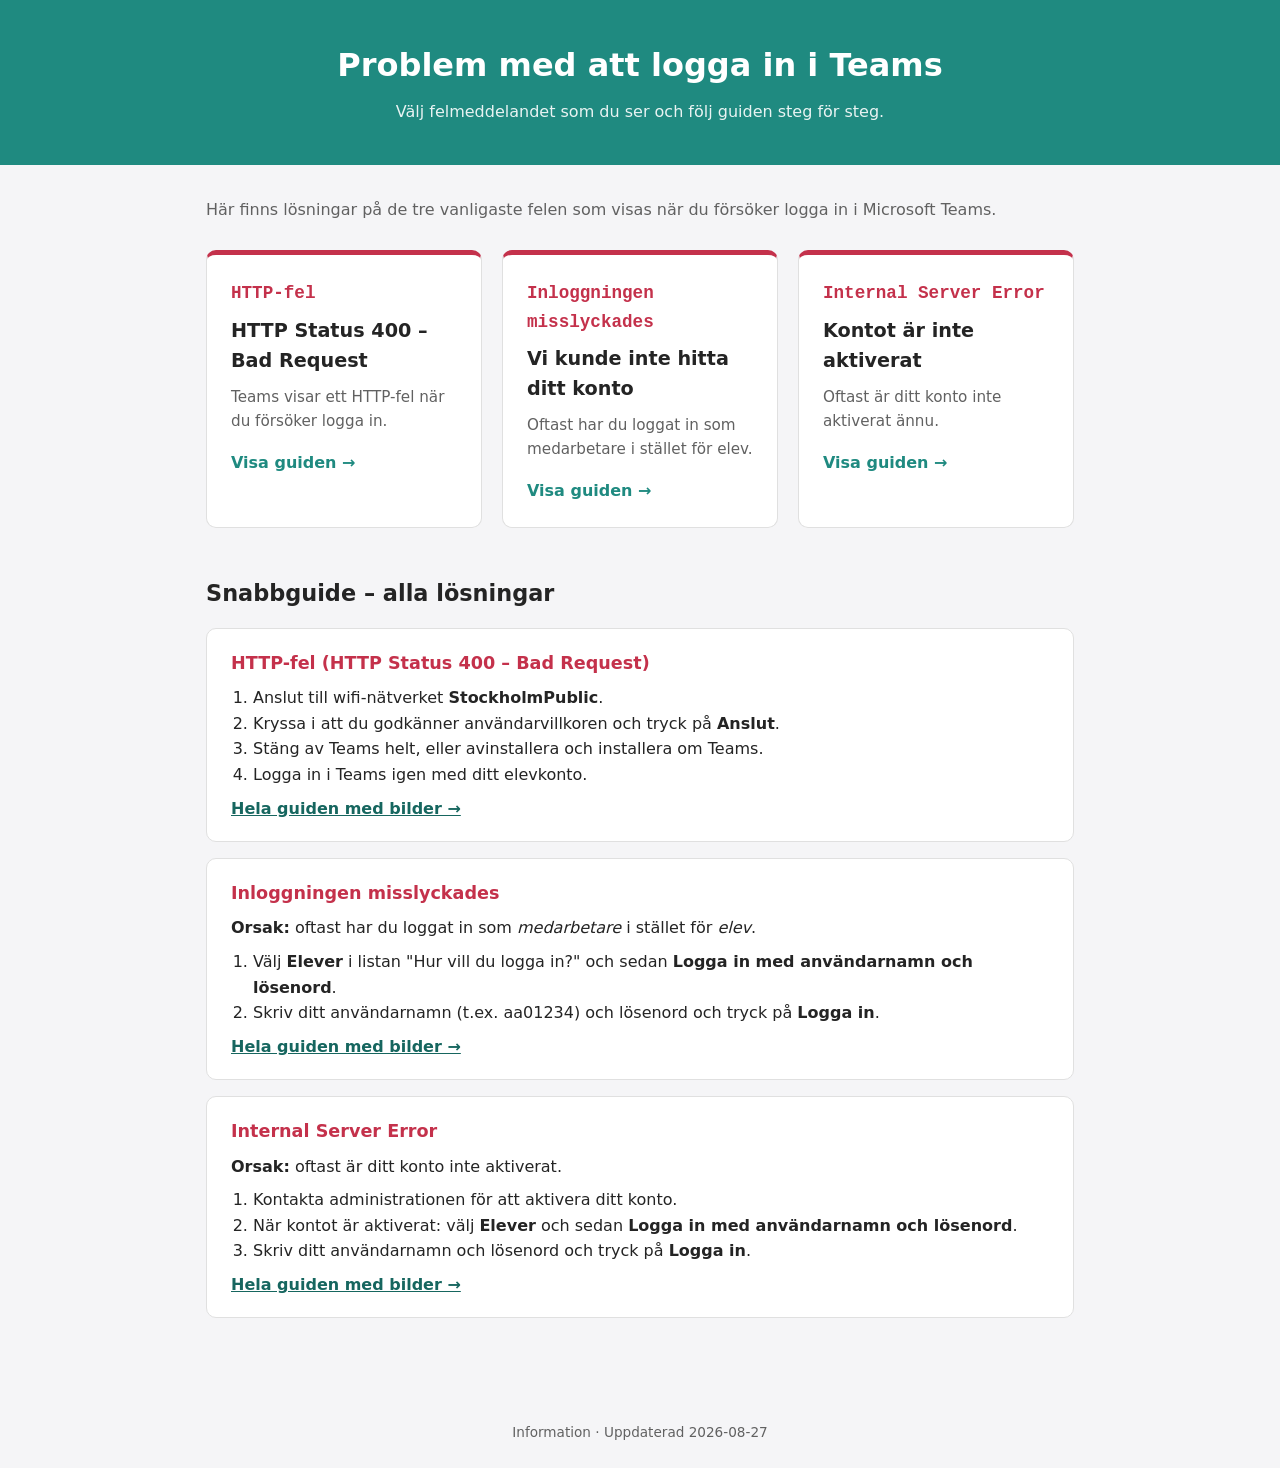
<file: index.html>
<!DOCTYPE html>
<html lang="sv">
<head>
  <meta charset="UTF-8">
  <meta name="viewport" content="width=device-width, initial-scale=1.0">
  <title>Hjälp med inloggning i Teams – vanliga fel och lösningar</title>
  <meta name="description" content="Guider för elever som inte kan logga in i Microsoft Teams. Lösningar på HTTP-fel (HTTP Status 400 Bad Request), Inloggningen misslyckades och Internal Server Error.">
  <link rel="stylesheet" href="style.css">
  <script type="application/ld+json">
  {
    "@context": "https://schema.org",
    "@type": "FAQPage",
    "mainEntity": [
      {
        "@type": "Question",
        "name": "Jag får HTTP-fel (HTTP Status 400 – Bad Request) när jag loggar in i Teams. Vad gör jag?",
        "acceptedAnswer": { "@type": "Answer", "text": "1. Anslut till wifi-nätverket StockholmPublic. 2. Kryssa i att du godkänner användarvillkoren och tryck på Anslut. 3. Stäng av Teams helt eller avinstallera och installera om Teams. 4. Logga in i Teams igen med ditt elevkonto (till exempel exempel@elevmail.stockholm.se)." }
      },
      {
        "@type": "Question",
        "name": "Det står Inloggningen misslyckades när jag loggar in i Teams. Vad gör jag?",
        "acceptedAnswer": { "@type": "Answer", "text": "Felet beror oftast på att du har loggat in som medarbetare i stället för elev. 1. På sidan Hur vill du logga in? väljer du Elever i listan och sedan Logga in med användarnamn och lösenord. 2. Skriv ditt användarnamn (till exempel aa01234) och ditt lösenord och tryck på Logga in." }
      },
      {
        "@type": "Question",
        "name": "Det står Internal Server Error när jag loggar in i Teams. Vad gör jag?",
        "acceptedAnswer": { "@type": "Answer", "text": "Felet beror oftast på att ditt konto inte är aktiverat. Kontakta administrationen för att aktivera ditt konto. När kontot är aktiverat: 1. Välj Elever och sedan Logga in med användarnamn och lösenord. 2. Skriv ditt användarnamn och lösenord och tryck på Logga in." }
      }
    ]
  }
  </script>
</head>
<body>

  <header>
    <h1>Problem med att logga in i Teams</h1>
    <p>Välj felmeddelandet som du ser och följ guiden steg för steg.</p>
  </header>

  <main>
    <p class="intro">
      Här finns lösningar på de tre vanligaste felen som visas när du försöker logga in i Microsoft Teams.
    </p>

    <div class="tarjetas">

      <a class="tarjeta" href="http-fel.html">
        <span class="error">HTTP-fel</span>
        <h2>HTTP Status 400 – Bad Request</h2>
        <p>Teams visar ett HTTP-fel när du försöker logga in.</p>
        <span class="ir">Visa guiden →</span>
      </a>

      <a class="tarjeta" href="inloggning.html">
        <span class="error">Inloggningen misslyckades</span>
        <h2>Vi kunde inte hitta ditt konto</h2>
        <p>Oftast har du loggat in som medarbetare i stället för elev.</p>
        <span class="ir">Visa guiden →</span>
      </a>

      <a class="tarjeta" href="internal-server-error.html">
        <span class="error">Internal Server Error</span>
        <h2>Kontot är inte aktiverat</h2>
        <p>Oftast är ditt konto inte aktiverat ännu.</p>
        <span class="ir">Visa guiden →</span>
      </a>

    </div>

    <!-- Snabbguide: hela lösningen i text, så att Copilot-agenten hittar svaret direkt -->
    <section class="snabbguide">
      <h2>Snabbguide – alla lösningar</h2>

      <article>
        <h3>HTTP-fel (HTTP Status 400 – Bad Request)</h3>
        <ol>
          <li>Anslut till wifi-nätverket <strong>StockholmPublic</strong>.</li>
          <li>Kryssa i att du godkänner användarvillkoren och tryck på <strong>Anslut</strong>.</li>
          <li>Stäng av Teams helt, eller avinstallera och installera om Teams.</li>
          <li>Logga in i Teams igen med ditt elevkonto.</li>
        </ol>
        <p><a href="http-fel.html">Hela guiden med bilder →</a></p>
      </article>

      <article>
        <h3>Inloggningen misslyckades</h3>
        <p><strong>Orsak:</strong> oftast har du loggat in som <em>medarbetare</em> i stället för <em>elev</em>.</p>
        <ol>
          <li>Välj <strong>Elever</strong> i listan "Hur vill du logga in?" och sedan <strong>Logga in med användarnamn och lösenord</strong>.</li>
          <li>Skriv ditt användarnamn (t.ex. aa01234) och lösenord och tryck på <strong>Logga in</strong>.</li>
        </ol>
        <p><a href="inloggning.html">Hela guiden med bilder →</a></p>
      </article>

      <article>
        <h3>Internal Server Error</h3>
        <p><strong>Orsak:</strong> oftast är ditt konto inte aktiverat.</p>
        <ol>
          <li>Kontakta administrationen för att aktivera ditt konto.</li>
          <li>När kontot är aktiverat: välj <strong>Elever</strong> och sedan <strong>Logga in med användarnamn och lösenord</strong>.</li>
          <li>Skriv ditt användarnamn och lösenord och tryck på <strong>Logga in</strong>.</li>
        </ol>
        <p><a href="internal-server-error.html">Hela guiden med bilder →</a></p>
      </article>
    </section>
  </main>

  <footer>Information · Uppdaterad 2026-08-27</footer>

</body>
</html>
</file>
<file: style.css>
:root {
  --morado: #1f8a80;
  --morado-oscuro: #16665f;
  --fondo: #f5f5f7;
  --tarjeta: #ffffff;
  --texto: #242424;
  --texto-suave: #616161;
  --borde: #e0e0e0;
  --rojo: #c4314b;
}

* { box-sizing: border-box; margin: 0; padding: 0; }

body {
  font-family: "Segoe UI", system-ui, -apple-system, sans-serif;
  background: var(--fondo);
  color: var(--texto);
  line-height: 1.6;
}

/* ---------- Cabecera ---------- */
header {
  background: var(--morado);
  color: #fff;
  padding: 40px 16px;
  text-align: center;
}
header h1 { font-size: 2rem; margin-bottom: 8px; }
header p { opacity: 0.9; }

.volver {
  display: inline-block;
  color: #fff;
  text-decoration: none;
  margin-bottom: 16px;
  font-weight: 600;
}
.volver:hover { text-decoration: underline; }

main {
  max-width: 900px;
  margin: 0 auto;
  padding: 32px 16px 64px;
}

/* ---------- Página de inicio: tarjetas ---------- */
.tarjetas {
  display: grid;
  grid-template-columns: repeat(auto-fit, minmax(240px, 1fr));
  gap: 20px;
}
.tarjeta {
  background: var(--tarjeta);
  border: 1px solid var(--borde);
  border-top: 5px solid var(--rojo);
  border-radius: 10px;
  padding: 24px;
  text-decoration: none;
  color: var(--texto);
  transition: transform 0.15s, box-shadow 0.15s;
}
.tarjeta:hover {
  transform: translateY(-3px);
  box-shadow: 0 6px 18px rgba(0, 0, 0, 0.1);
}
.tarjeta .error {
  font-family: Consolas, monospace;
  color: var(--rojo);
  font-weight: 700;
  font-size: 1.1rem;
}
.tarjeta h2 { font-size: 1.2rem; margin: 8px 0; }
.tarjeta p { color: var(--texto-suave); font-size: 0.95rem; }
.tarjeta .ir { display: block; margin-top: 16px; color: var(--morado); font-weight: 600; }

.intro { margin-bottom: 28px; color: var(--texto-suave); }

/* ---------- Páginas de guía ---------- */
.aviso {
  background: #fdf3f4;
  border-left: 5px solid var(--rojo);
  border-radius: 6px;
  padding: 16px 20px;
  margin-bottom: 32px;
}
.aviso code { font-family: Consolas, monospace; font-weight: 700; color: var(--rojo); }

.paso {
  background: var(--tarjeta);
  border: 1px solid var(--borde);
  border-radius: 10px;
  padding: 24px;
  margin-bottom: 20px;
}
.paso h2 {
  display: flex;
  align-items: center;
  gap: 12px;
  font-size: 1.2rem;
  margin-bottom: 12px;
}
.numero {
  background: var(--morado);
  color: #fff;
  width: 34px;
  height: 34px;
  border-radius: 50%;
  display: inline-flex;
  align-items: center;
  justify-content: center;
  flex-shrink: 0;
}
.paso p { margin-bottom: 12px; }

.paso img {
  max-width: 100%;
  border: 1px solid var(--borde);
  border-radius: 8px;
  margin-top: 8px;
}

/* Fotos */
figure { margin: 12px 0 0; }
figure img {
  display: block;
  max-width: 100%;
  max-height: 520px;
  border: 1px solid var(--borde);
  border-radius: 8px;
  background: #fff;
}
.aviso h2, .orsak h2, .losning h2 { font-size: 1.1rem; margin-bottom: 8px; }
.aviso p { margin-bottom: 8px; }

.orsak, .losning {
  background: #e8f5f3;
  border-left: 5px solid var(--morado);
  border-radius: 6px;
  padding: 16px 20px;
  margin-bottom: 28px;
}

/* Snabbguide på startsidan */
.snabbguide { margin-top: 48px; }
.snabbguide > h2 { font-size: 1.4rem; margin-bottom: 16px; }
.snabbguide article {
  background: var(--tarjeta);
  border: 1px solid var(--borde);
  border-radius: 10px;
  padding: 20px 24px;
  margin-bottom: 16px;
}
.snabbguide h3 { color: var(--rojo); font-size: 1.1rem; margin-bottom: 8px; }
.snabbguide ol { margin: 8px 0 8px 22px; }
.snabbguide a, .otras a, footer a { color: var(--morado-oscuro); font-weight: 600; }
.otras { margin-top: 24px; text-align: center; }

/* Hueco gris para la foto: bórralo cuando pongas tu <img> */
.foto-pendiente {
  border: 2px dashed #b0b0b0;
  border-radius: 8px;
  padding: 40px 16px;
  text-align: center;
  color: #8a8a8a;
  margin-top: 8px;
}

.ayuda {
  background: #eef0fb;
  border-radius: 10px;
  padding: 20px 24px;
  margin-top: 32px;
}
.ayuda h2 { font-size: 1.1rem; margin-bottom: 8px; color: var(--morado-oscuro); }

footer {
  text-align: center;
  color: var(--texto-suave);
  font-size: 0.85rem;
  padding: 24px 16px;
}

@media (max-width: 600px) {
  header h1 { font-size: 1.5rem; }
  .paso { padding: 18px; }
}
</file>
